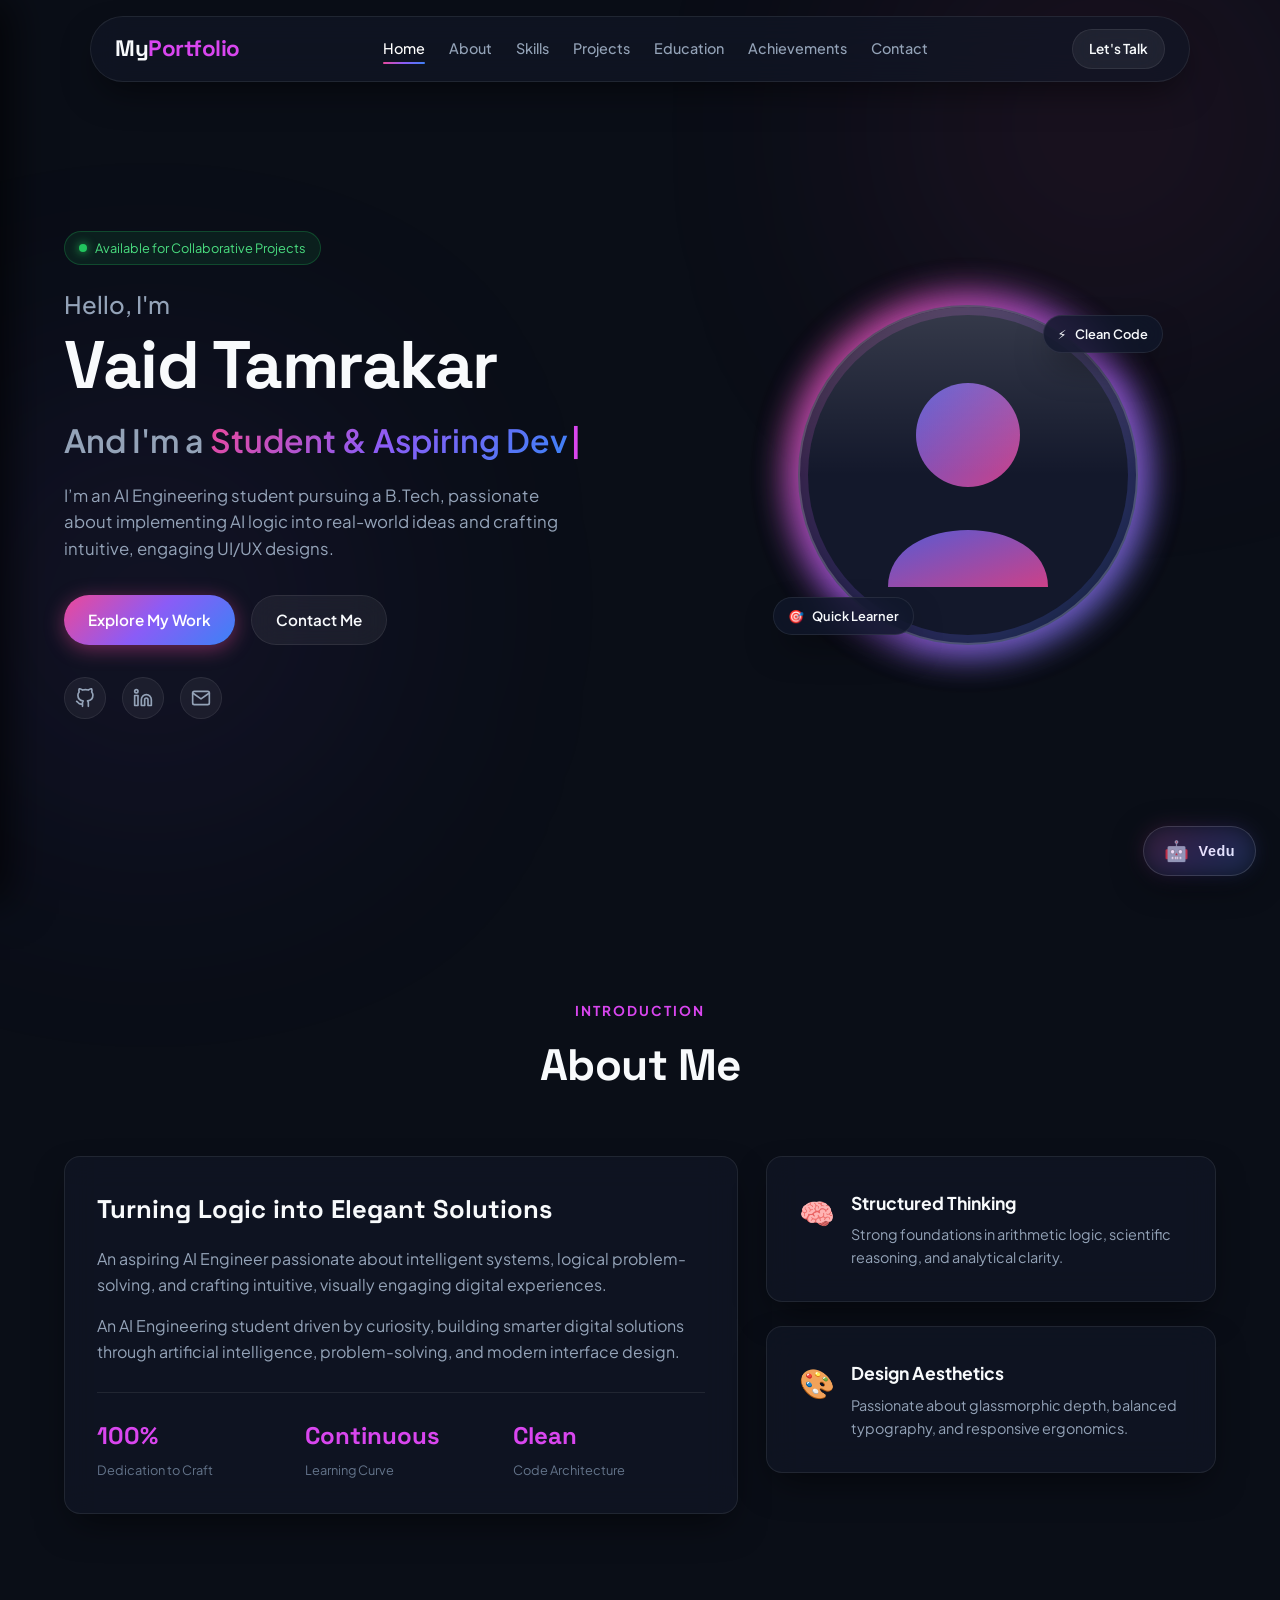
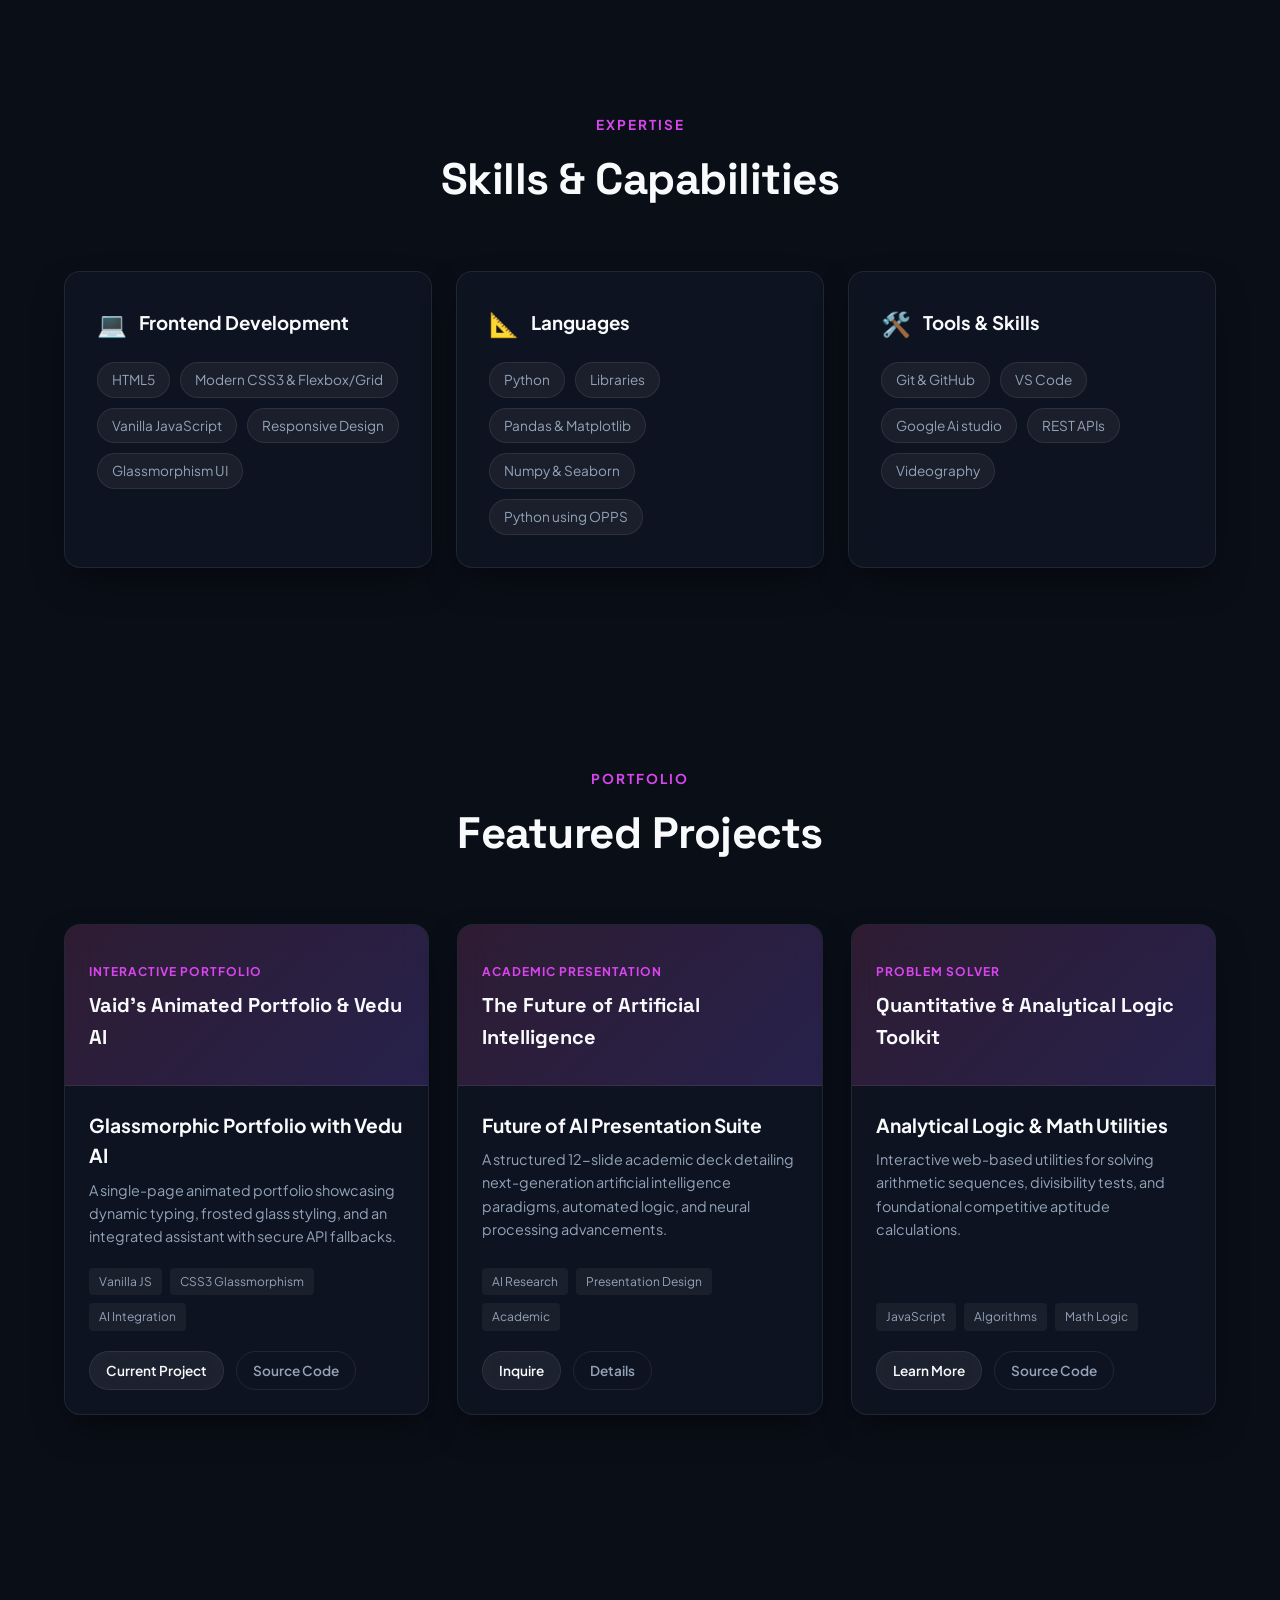
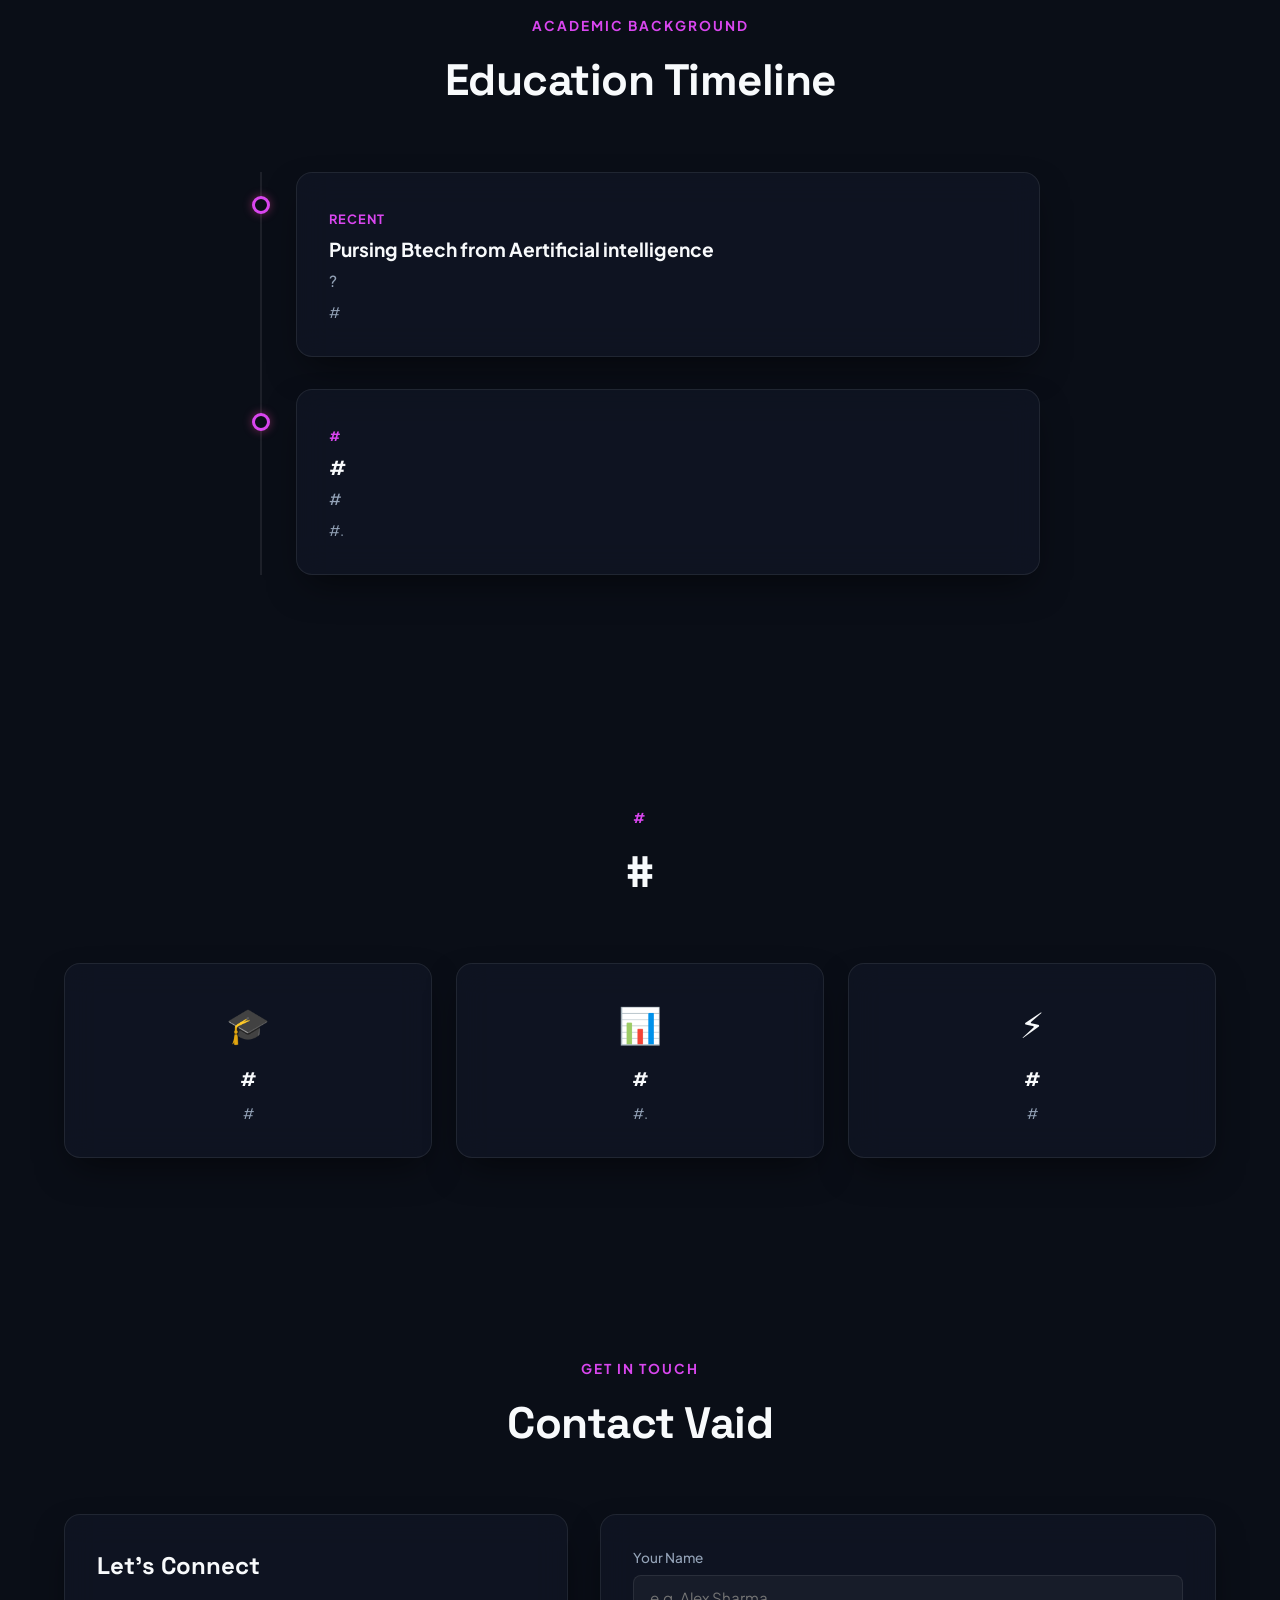
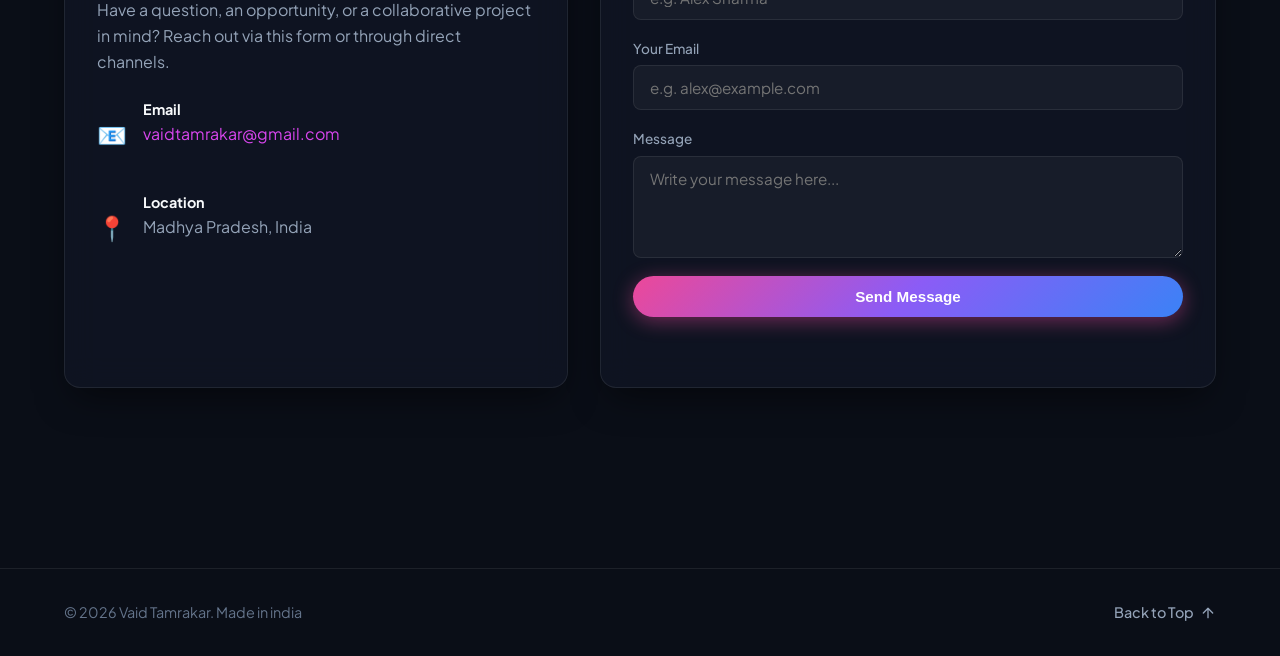
<file: index.html>
<!DOCTYPE html>
<html lang="en">
<head>
  <meta charset="UTF-8">
  <meta name="viewport" content="width=device-width, initial-scale=1.0">
  <meta name="description" content="Portfolio of Vaid Tamrakar - Student, Problem Solver, and Aspiring Developer.">
  <title>Vaid Tamrakar | Portfolio</title>
  <link rel="preconnect" href="https://fonts.googleapis.com">
  <link rel="preconnect" href="https://fonts.gstatic.com" crossorigin>
  <link href="https://fonts.googleapis.com/css2?family=Plus+Jakarta+Sans:wght@300;400;500;600;700;800&family=Space+Grotesk:wght@500;700&display=swap" rel="stylesheet">
  <link rel="stylesheet" href="style.css">
</head>
<body>
  <!-- Ambient background glow elements -->
  <div class="ambient-glow glow-top" aria-hidden="true"></div>
  <div class="ambient-glow glow-bottom" aria-hidden="true"></div>

  <!-- Mobile Glass Drawer Overlay -->
  <div class="drawer-backdrop" id="drawerBackdrop" aria-hidden="true"></div>

  <!-- Left-side Glass Navigation Drawer -->
  <aside class="glass-drawer" id="glassDrawer" aria-label="Mobile Navigation" aria-hidden="true">
    <div class="drawer-header">
      <a href="#home" class="drawer-logo">Vaid<span>.</span></a>
      <button class="icon-btn close-btn" id="drawerCloseBtn" aria-label="Close menu">
        <svg width="24" height="24" viewBox="0 0 24 24" fill="none" stroke="currentColor" stroke-width="2" stroke-linecap="round" stroke-linejoin="round"><line x1="18" y1="6" x2="6" y2="18"></line><line x1="6" y1="6" x2="18" y2="18"></line></svg>
      </button>
    </div>
    <nav class="drawer-nav">
      <a href="#home" class="drawer-link active">Home</a>
      <a href="#about" class="drawer-link">About</a>
      <a href="#skills" class="drawer-link">Skills</a>
      <a href="#projects" class="drawer-link">Projects</a>
      <a href="#education" class="drawer-link">Education</a>
      <a href="#achievements" class="drawer-link">Achievements</a>
      <a href="#contact" class="drawer-link">Contact</a>
    </nav>
    <div class="drawer-footer">
      <p class="drawer-badge">Available for opportunities</p>
    </div>
  </aside>

  <!-- Floating Glass Navigation Bar -->
  <header class="glass-navbar-wrapper">
    <nav class="glass-navbar" aria-label="Main Navigation">
      <a href="#home" class="nav-logo">My<span>Portfolio</span></a>
      <div class="nav-links">
        <a href="#home" class="nav-link active">Home</a>
        <a href="#about" class="nav-link">About</a>
        <a href="#skills" class="nav-link">Skills</a>
        <a href="#projects" class="nav-link">Projects</a>
        <a href="#education" class="nav-link">Education</a>
        <a href="#achievements" class="nav-link">Achievements</a>
        <a href="#contact" class="nav-link">Contact</a>
      </div>
      <div class="nav-actions">
        <a href="#contact" class="btn btn-sm btn-glass nav-cta">Let's Talk</a>
        <button class="icon-btn mobile-menu-toggle" id="drawerOpenBtn" aria-label="Open menu" aria-expanded="false" aria-controls="glassDrawer">
          <svg width="24" height="24" viewBox="0 0 24 24" fill="none" stroke="currentColor" stroke-width="2" stroke-linecap="round" stroke-linejoin="round"><line x1="3" y1="12" x2="21" y2="12"></line><line x1="3" y1="6" x2="21" y2="6"></line><line x1="3" y1="18" x2="21" y2="18"></line></svg>
        </button>
      </div>
    </nav>
  </header>

  <main>
    <!-- 1. Hero Section -->
    <section class="hero-section" id="home">
      <div class="container hero-container">
        <!-- Hero Left Content -->
        <div class="hero-content">
          <div class="status-pill">
            <span class="status-dot"></span>
            <span>Available for Collaborative Projects</span>
          </div>
          <p class="hero-greeting">Hello, I'm</p>
          <h1 class="hero-title">Vaid Tamrakar</h1>
          <h2 class="hero-subtitle">
            And I'm a <span class="typewriter-text" id="typewriterText"></span><span class="cursor" aria-hidden="true">|</span>
          </h2>
          <p class="hero-desc">
            I’m an AI Engineering student pursuing a B.Tech, passionate about implementing AI logic into real-world ideas and crafting intuitive, engaging UI/UX designs.
          </p>
          <div class="hero-cta-group">
            <a href="#projects" class="btn btn-primary">Explore My Work</a>
            <a href="#contact" class="btn btn-glass">Contact Me</a>
          </div>
          <div class="hero-social-links">
            <a href="https://github.com" target="_blank" rel="noopener noreferrer" class="social-icon" aria-label="GitHub Profile">
              <svg width="20" height="20" viewBox="0 0 24 24" fill="none" stroke="currentColor" stroke-width="2" stroke-linecap="round" stroke-linejoin="round"><path d="M9 19c-5 1.5-5-2.5-7-3m14 6v-3.87a3.37 3.37 0 0 0-.94-2.61c3.14-.35 6.44-1.54 6.44-7A5.44 5.44 0 0 0 20 4.77 5.07 5.07 0 0 0 19.91 1S18.73.65 16 2.48a13.38 13.38 0 0 0-7 0C6.27.65 5.09 1 5.09 1A5.07 5.07 0 0 0 5 4.77a5.44 5.44 0 0 0-1.5 3.78c0 5.42 3.3 6.61 6.44 7A3.37 3.37 0 0 0 9 18.13V22"></path></svg>
            </a>
            <a href="https://linkedin.com" target="_blank" rel="noopener noreferrer" class="social-icon" aria-label="LinkedIn Profile">
              <svg width="20" height="20" viewBox="0 0 24 24" fill="none" stroke="currentColor" stroke-width="2" stroke-linecap="round" stroke-linejoin="round"><path d="M16 8a6 6 0 0 1 6 6v7h-4v-7a2 2 0 0 0-2-2 2 2 0 0 0-2 2v7h-4v-7a6 6 0 0 1 6-6z"></path><rect x="2" y="9" width="4" height="12"></rect><circle cx="4" cy="4" r="2"></circle></svg>
            </a>
            <a href="mailto:vaidtamrakar@example.com" class="social-icon" aria-label="Email Me">
              <svg width="20" height="20" viewBox="0 0 24 24" fill="none" stroke="currentColor" stroke-width="2" stroke-linecap="round" stroke-linejoin="round"><path d="M4 4h16c1.1 0 2 .9 2 2v12c0 1.1-.9 2-2 2H4c-1.1 0-2-.9-2-2V6c0-1.1.9-2 2-2z"></path><polyline points="22,6 12,13 2,6"></polyline></svg>
            </a>
          </div>
        </div>

        <!-- Hero Right: Glowing Animated Portrait Frame -->
        <div class="hero-visual">
          <div class="portrait-stage">
            <div class="neon-glow-ring" aria-hidden="true"></div>
            <div class="portrait-glass-card">
              <!-- Replace profile-placeholder.svg with your image (e.g., photo.jpg) -->
              <img src="data:image/svg+xml,%3Csvg xmlns='http://www.w3.org/2000/svg' viewBox='0 0 400 400'%3E%3Cdefs%3E%3ClinearGradient id='g' x1='0%25' y1='0%25' x2='100%25' y2='100%25'%3E%3Cstop offset='0%25' stop-color='%236366f1'/%3E%3Cstop offset='100%25' stop-color='%23ec4899'/%3E%3C/linearGradient%3E%3C/defs%3E%3Crect width='400' height='400' fill='%2313182b'/%3E%3Ccircle cx='200' cy='150' r='65' fill='url(%23g)' opacity='0.85'/%3E%3Cpath d='M100 340 C100 245, 300 245, 300 340 Z' fill='url(%23g)' opacity='0.85'/%3E%3C/svg%3E" 
                   alt="Vaid Tamrakar portrait" 
                   class="portrait-img" 
                   id="portraitImg"
                   loading="eager" />
              <div class="portrait-glass-reflection" aria-hidden="true"></div>
            </div>
            <!-- Floating Quick Badges -->
            <div class="floating-badge badge-top-right">
              <span class="badge-icon">⚡</span>
              <span>Clean Code</span>
            </div>
            <div class="floating-badge badge-bottom-left">
              <span class="badge-icon">🎯</span>
              <span>Quick Learner</span>
            </div>
          </div>
        </div>
      </div>
    </section>

    <!-- 2. About Me Section -->
    <section class="section-padding reveal-on-scroll" id="about">
      <div class="container">
        <div class="section-header">
          <p class="section-tag">Introduction</p>
          <h2 class="section-title">About Me</h2>
        </div>
        <div class="about-grid">
          <div class="glass-card about-main-card">
            <h3>Turning Logic into Elegant Solutions</h3>
            <p>
              An aspiring AI Engineer passionate about intelligent systems, logical problem-solving, and crafting intuitive, visually engaging digital experiences. 
            </p>
            <p>
              An AI Engineering student driven by curiosity, building smarter digital solutions through artificial intelligence, problem-solving, and modern interface design.
            </p>
            <div class="about-metrics">
              <div class="metric-item">
                <span class="metric-number">100%</span>
                <span class="metric-label">Dedication to Craft</span>
              </div>
              <div class="metric-item">
                <span class="metric-number">Continuous</span>
                <span class="metric-label">Learning Curve</span>
              </div>
              <div class="metric-item">
                <span class="metric-number">Clean</span>
                <span class="metric-label">Code Architecture</span>
              </div>
            </div>
          </div>
          <div class="about-side-stack">
            <div class="glass-card feature-mini-card">
              <div class="card-icon">🧠</div>
              <div>
                <h4>Structured Thinking</h4>
                <p>Strong foundations in arithmetic logic, scientific reasoning, and analytical clarity.</p>
              </div>
            </div>
            <div class="glass-card feature-mini-card">
              <div class="card-icon">🎨</div>
              <div>
                <h4>Design Aesthetics</h4>
                <p>Passionate about glassmorphic depth, balanced typography, and responsive ergonomics.</p>
              </div>
            </div>
          </div>
        </div>
      </div>
    </section>

    <!-- 3. Skills Section -->
    <section class="section-padding reveal-on-scroll" id="skills">
      <div class="container">
        <div class="section-header">
          <p class="section-tag">Expertise</p>
          <h2 class="section-title">Skills & Capabilities</h2>
        </div>
        <div class="skills-grid">
          <div class="glass-card skill-card">
            <div class="skill-header">
              <div class="skill-category-icon">💻</div>
              <h3>Frontend Development</h3>
            </div>
            <ul class="skill-pills">
              <li>HTML5 </li>
              <li>Modern CSS3 & Flexbox/Grid</li>
              <li>Vanilla JavaScript </li>
              <li>Responsive Design</li>
              <li>Glassmorphism UI</li>
            </ul>
          </div>
          <div class="glass-card skill-card">
            <div class="skill-header">
              <div class="skill-category-icon">📐</div>
              <h3>Languages</h3>
            </div>
            <ul class="skill-pills">
              <li>Python </li>
              <li>Libraries </li>
              <li>Pandas & Matplotlib</li>
              <li>Numpy & Seaborn</li>
              <li>Python using OPPS</li>
            </ul>
          </div>
          <div class="glass-card skill-card">
            <div class="skill-header">
              <div class="skill-category-icon">🛠️</div>
              <h3>Tools & Skills</h3>
            </div>
            <ul class="skill-pills">
              <li>Git & GitHub</li>
              <li>VS Code</li>
              <li>Google Ai studio</li>
              <li>REST APIs</li>
              <li>Videography</li>
            </ul>
          </div>
        </div>
      </div>
    </section>

    <!-- 4. Projects Section -->
    <section class="section-padding reveal-on-scroll" id="projects">
      <div class="container">
        <div class="section-header">
          <p class="section-tag">Portfolio</p>
          <h2 class="section-title">Featured Projects</h2>
        </div>
        <div class="projects-grid">
          <!-- Project 1 -->
          <article class="glass-card project-card">
            <div class="project-preview">
              <div class="preview-mockup">
                <span class="preview-tag">Interactive Portfolio</span>
                <h4>Vaid's Animated Portfolio & Vedu AI</h4>
              </div>
            </div>
            <div class="project-body">
              <h3 class="project-title">Glassmorphic Portfolio with Vedu AI</h3>
              <p class="project-desc">
                A single-page animated portfolio showcasing dynamic typing, frosted glass styling, and an integrated assistant with secure API fallbacks.
              </p>
              <div class="project-tags">
                <span>Vanilla JS</span>
                <span>CSS3 Glassmorphism</span>
                <span>AI Integration</span>
              </div>
              <div class="project-links">
                <a href="#home" class="btn btn-sm btn-glass">Current Project</a>
                <a href="https://github.com" target="_blank" rel="noopener noreferrer" class="btn btn-sm btn-ghost">Source Code</a>
              </div>
            </div>
          </article>

          <!-- Project 2 -->
          <article class="glass-card project-card">
            <div class="project-preview">
              <div class="preview-mockup">
                <span class="preview-tag">Academic Presentation</span>
                <h4>The Future of Artificial Intelligence</h4>
              </div>
            </div>
            <div class="project-body">
              <h3 class="project-title">Future of AI Presentation Suite</h3>
              <p class="project-desc">
                A structured 12-slide academic deck detailing next-generation artificial intelligence paradigms, automated logic, and neural processing advancements.
              </p>
              <div class="project-tags">
                <span>AI Research</span>
                <span>Presentation Design</span>
                <span>Academic</span>
              </div>
              <div class="project-links">
                <a href="#contact" class="btn btn-sm btn-glass">Inquire</a>
                <a href="https://github.com" target="_blank" rel="noopener noreferrer" class="btn btn-sm btn-ghost">Details</a>
              </div>
            </div>
          </article>

          <!-- Project 3 -->
          <article class="glass-card project-card">
            <div class="project-preview">
              <div class="preview-mockup">
                <span class="preview-tag">Problem Solver</span>
                <h4>Quantitative & Analytical Logic Toolkit</h4>
              </div>
            </div>
            <div class="project-body">
              <h3 class="project-title">Analytical Logic & Math Utilities</h3>
              <p class="project-desc">
                Interactive web-based utilities for solving arithmetic sequences, divisibility tests, and foundational competitive aptitude calculations.
              </p>
              <div class="project-tags">
                <span>JavaScript</span>
                <span>Algorithms</span>
                <span>Math Logic</span>
              </div>
              <div class="project-links">
                <a href="#contact" class="btn btn-sm btn-glass">Learn More</a>
                <a href="https://github.com" target="_blank" rel="noopener noreferrer" class="btn btn-sm btn-ghost">Source Code</a>
              </div>
            </div>
          </article>
        </div>
      </div>
    </section>

    <!-- 5. Education Section -->
    <section class="section-padding reveal-on-scroll" id="education">
      <div class="container">
        <div class="section-header">
          <p class="section-tag">Academic Background</p>
          <h2 class="section-title">Education Timeline</h2>
        </div>
        <div class="timeline">
          <div class="timeline-item">
            <div class="timeline-dot"></div>
            <div class="glass-card timeline-card">
              <span class="timeline-period">Recent</span>
              <h3 class="timeline-degree">Pursing Btech from Aertificial intelligence</h3>
              <p class="timeline-institution">?</p>
              <p class="timeline-details">
                #
              </p>
            </div>
          </div>
          <div class="timeline-item">
            <div class="timeline-dot"></div>
            <div class="glass-card timeline-card">
              <span class="timeline-period">#</span>
              <h3 class="timeline-degree">#</h3>
              <p class="timeline-institution">#</p>
              <p class="timeline-details">
                #.
              </p>
            </div>
          </div>
        </div>
      </div>
    </section>

    <!-- 6. Achievements Section -->
    <section class="section-padding reveal-on-scroll" id="achievements">
      <div class="container">
        <div class="section-header">
          <p class="section-tag">#</p>
          <h2 class="section-title">#</h2>
        </div>
        <div class="achievements-grid">
          <div class="glass-card achievement-card">
            <div class="achievement-icon">🎓</div>
            <h3>#</h3>
            <p>#</p>
          </div>
          <div class="glass-card achievement-card">
            <div class="achievement-icon">📊</div>
            <h3>#</h3>
            <p>#.</p>
          </div>
          <div class="glass-card achievement-card">
            <div class="achievement-icon">⚡</div>
            <h3>#</h3>
            <p>#</p>
          </div>
        </div>
      </div>
    </section>

    <!-- 7. Contact Section -->
    <section class="section-padding reveal-on-scroll" id="contact">
      <div class="container">
        <div class="section-header">
          <p class="section-tag">Get In Touch</p>
          <h2 class="section-title">Contact Vaid</h2>
        </div>
        <div class="contact-grid">
          <div class="glass-card contact-info-card">
            <h3>Let's Connect</h3>
            <p>
              Have a question, an opportunity, or a collaborative project in mind? Reach out via this form or through direct channels.
            </p>
            <div class="contact-details">
              <div class="contact-row">
                <span class="contact-icon">📧</span>
                <div>
                  <strong>Email</strong>
                  <p><a href="mailto:vaidtamrakar@example.com">vaidtamrakar@gmail.com</a></p>
                </div>
              </div>
              <div class="contact-row">
                <span class="contact-icon">📍</span>
                <div>
                  <strong>Location</strong>
                  <p>Madhya Pradesh, India</p>
                </div>
              </div>
            </div>
          </div>

          <form class="glass-card contact-form" id="contactForm">
            <div class="form-group">
              <label for="userName">Your Name</label>
              <input type="text" id="userName" name="name" placeholder="e.g. Alex Sharma" required autocomplete="name">
            </div>
            <div class="form-group">
              <label for="userEmail">Your Email</label>
              <input type="email" id="userEmail" name="email" placeholder="e.g. alex@example.com" required autocomplete="email">
            </div>
            <div class="form-group">
              <label for="userMessage">Message</label>
              <textarea id="userMessage" name="message" rows="4" placeholder="Write your message here..." required></textarea>
            </div>
            <button type="submit" class="btn btn-primary btn-block">Send Message</button>
            <p class="form-status" id="formStatus" role="status" aria-live="polite"></p>
          </form>
        </div>
      </div>
    </section>
  </main>

  <!-- 8. Footer -->
  <footer class="glass-footer">
    <div class="container footer-container">
      <p>&copy; 2026 Vaid Tamrakar. Made in india</p>
      <a href="#home" class="back-to-top" aria-label="Back to top">
        <span>Back to Top</span>
        <svg width="16" height="16" viewBox="0 0 24 24" fill="none" stroke="currentColor" stroke-width="2" stroke-linecap="round" stroke-linejoin="round"><line x1="12" y1="19" x2="12" y2="5"></line><polyline points="5 12 12 5 19 12"></polyline></svg>
      </a>
    </div>
  </footer>

  <!-- 9. Live AI Chatbot: Vedu Floating Widget -->
  <div class="chat-widget-wrapper" id="chatWidgetWrapper">
    <!-- Floating Trigger Button -->
    <button class="chat-trigger-btn" id="chatTriggerBtn" aria-label="Chat with Vedu AI" aria-expanded="false" aria-controls="chatWindow">
      <span class="chat-trigger-glow" aria-hidden="true"></span>
      <span class="chat-trigger-icon">🤖</span>
      <span class="chat-trigger-badge">Vedu</span>
    </button>

    <!-- Glassmorphic Chat Window -->
    <section class="glass-chat-window" id="chatWindow" aria-label="Vedu AI Assistant" aria-hidden="true">
      <header class="chat-header">
        <div class="chat-identity">
          <div class="chat-avatar">
            <span>V</span>
            <span class="online-indicator" aria-label="Online"></span>
          </div>
          <div>
            <h3 class="chat-name">Vedu</h3>
            <p class="chat-sub">Vaid's Portfolio Assistant</p>
          </div>
        </div>
        <button class="icon-btn chat-close-btn" id="chatCloseBtn" aria-label="Minimize Chat">
          <svg width="18" height="18" viewBox="0 0 24 24" fill="none" stroke="currentColor" stroke-width="2" stroke-linecap="round" stroke-linejoin="round"><line x1="18" y1="6" x2="6" y2="18"></line><line x1="6" y1="6" x2="18" y2="18"></line></svg>
        </button>
      </header>

      <!-- Message History Container -->
      <div class="chat-messages" id="chatMessages" role="log" aria-live="polite">
        <!-- Messages will be appended here dynamically -->
      </div>

      <!-- Quick Suggestion Chips -->
      <div class="chat-quick-chips" id="quickChips">
        <button type="button" class="chip-btn" data-query="Who is Vaid?">Who is Vaid?</button>
        <button type="button" class="chip-btn" data-query="What are Vaid's skills?">What are his skills?</button>
        <button type="button" class="chip-btn" data-query="Show me Vaid's projects">Show projects</button>
        <button type="button" class="chip-btn" data-query="How can I contact Vaid?">How to contact?</button>
      </div>

      <!-- Message Input Form -->
      <form class="chat-input-form" id="chatInputForm">
        <input type="text" id="chatInput" placeholder="Ask Vedu anything about Vaid..." autocomplete="off" maxlength="250" aria-label="Message to Vedu">
        <button type="submit" class="chat-send-btn" id="chatSendBtn" aria-label="Send message">
          <svg width="18" height="18" viewBox="0 0 24 24" fill="none" stroke="currentColor" stroke-width="2" stroke-linecap="round" stroke-linejoin="round"><line x1="22" y1="2" x2="11" y2="13"></line><polygon points="22 2 15 22 11 13 2 9 22 2"></polygon></svg>
        </button>
      </form>
    </section>
  </div>

  <script src="script.js"></script>
</body>
</html>
</file>
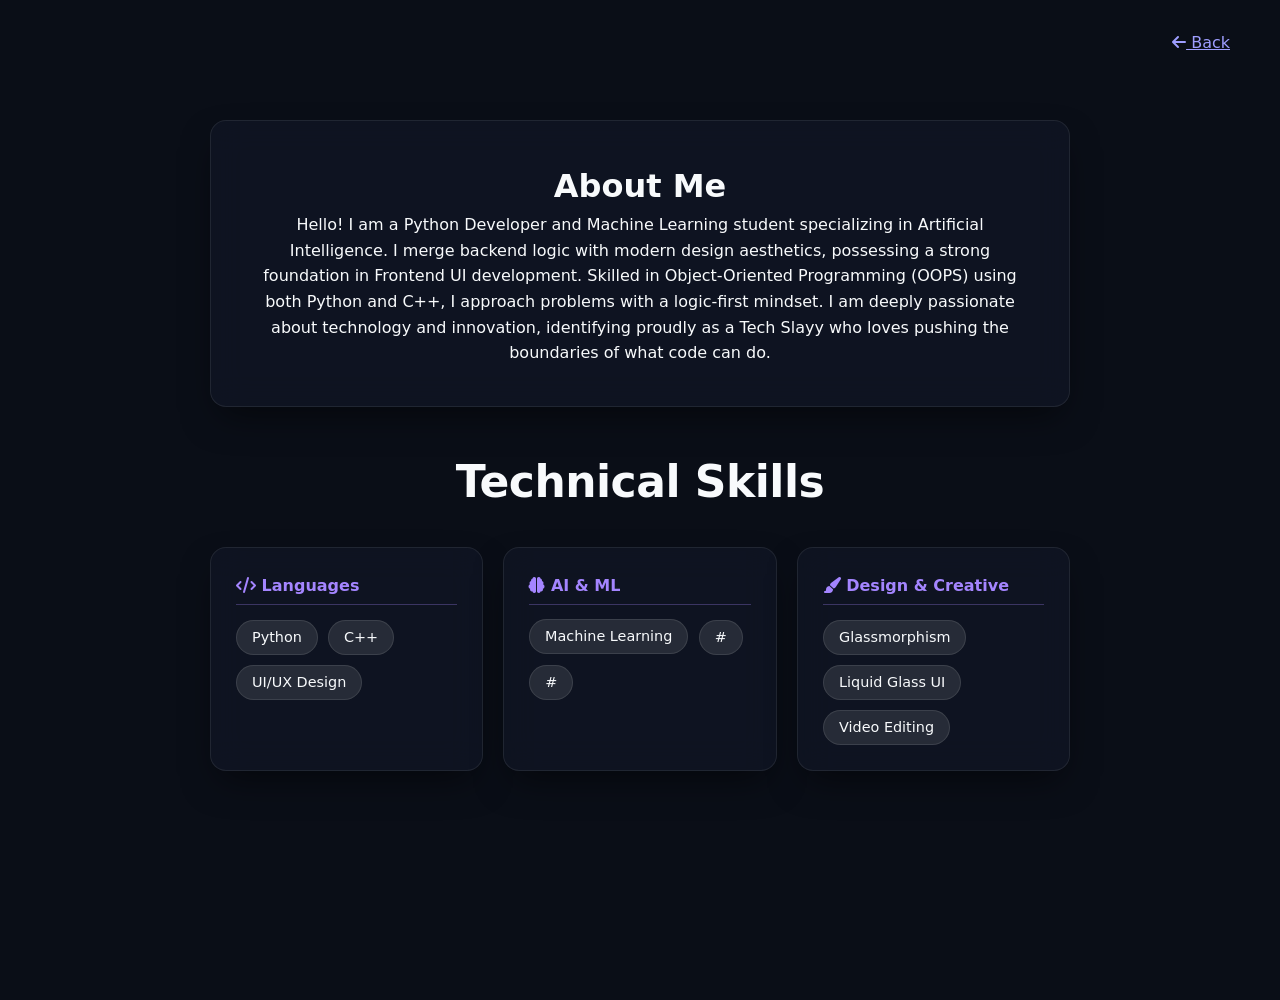
<file: about.html>
<!DOCTYPE html>
<html lang="en">
<head>
    <meta charset="UTF-8">
    <meta name="viewport" content="width=device-width, initial-scale=1.0">
    <title>About Me | Vaid Tamrakar</title>
    <link rel="stylesheet" href="style.css">
    <link rel="stylesheet" href="https://cdnjs.cloudflare.com/ajax/libs/font-awesome/6.0.0/css/all.min.css">
    <style>
        .back-nav {
            position: fixed;
            top: 30px;
            right: 50px;
            z-index: 1000;
        }

        .about-container {
            max-width: 900px;
            margin: 100px auto;
            padding: 20px;
            text-align: center;
        }

        .profile-info {
            padding: 40px;
            margin-bottom: 40px;
        }

        .skills-section {
            display: grid;
            grid-template-columns: repeat(auto-fit, minmax(250px, 1fr));
            gap: 20px;
            margin-top: 30px;
        }

        .skill-category {
            padding: 25px;
            text-align: left;
        }

        .skill-category h4 {
            color: #a485ff;
            margin-bottom: 15px;
            border-bottom: 1px solid rgba(164, 133, 255, 0.3);
            padding-bottom: 5px;
        }

        .skill-list {
            list-style: none;
            display: flex;
            flex-wrap: wrap;
            gap: 10px;
        }

        .skill-item {
            background: rgba(255, 255, 255, 0.1);
            padding: 5px 15px;
            border-radius: 20px;
            font-size: 0.9rem;
            border: 1px solid rgba(255, 255, 255, 0.1);
        }
    </style>
</head>
<body>

    <div class="back-nav">
        <a href="index.html" class="glass-btn"><i class="fas fa-arrow-left"></i> Back</a>
    </div>

    <div class="about-container">
        <div class="profile-info glass-card">
            <h1 class="headline"><span class="glass-text">About Me</span></h1>
            <p class="about-text">
                Hello! I am a <span class="highlight">Python Developer</span> and <span class="highlight">Machine Learning student</span> specializing in Artificial Intelligence. I merge backend logic with modern design aesthetics, possessing a strong foundation in <span class="highlight">Frontend UI development.</span>
                Skilled in Object-Oriented Programming (OOPS) using both Python and C++, I approach problems with a logic-first mindset. I am deeply passionate about technology and innovation, identifying proudly as a <span class="highlight">Tech Slayy</span> who loves pushing the boundaries of what code can do.
            </p>
        </div>

        <h2 class="section-title">Technical Skills</h2>
        <div class="skills-section">
            
            <div class="skill-category glass-card">
                <h4><i class="fas fa-code"></i> Languages</h4>
                <div class="skill-list">
                    <span class="skill-item">Python</span>
                    <span class="skill-item">C++</span>
                    <span class="skill-item">UI/UX Design</span>
                </div>
            </div>

            <div class="skill-category glass-card">
                <h4><i class="fas fa-brain"></i> AI & ML</h4>
                <div class="skill-list">
                    <span class="skill-item">Machine Learning</span>
                    <span class="skill-item">#</span>
                    <span class="skill-item">#</span>
                </div>
            </div>

            <div class="skill-category glass-card">
                <h4><i class="fas fa-paint-brush"></i> Design & Creative</h4>
                <div class="skill-list">
                    <span class="skill-item">Glassmorphism</span>
                    <span class="skill-item">Liquid Glass UI</span>
                    <span class="skill-item">Video Editing</span>
                </div>
            </div>

        </div>
    </div>

    <script src="script.js"></script>
</body>
</html>
</file>
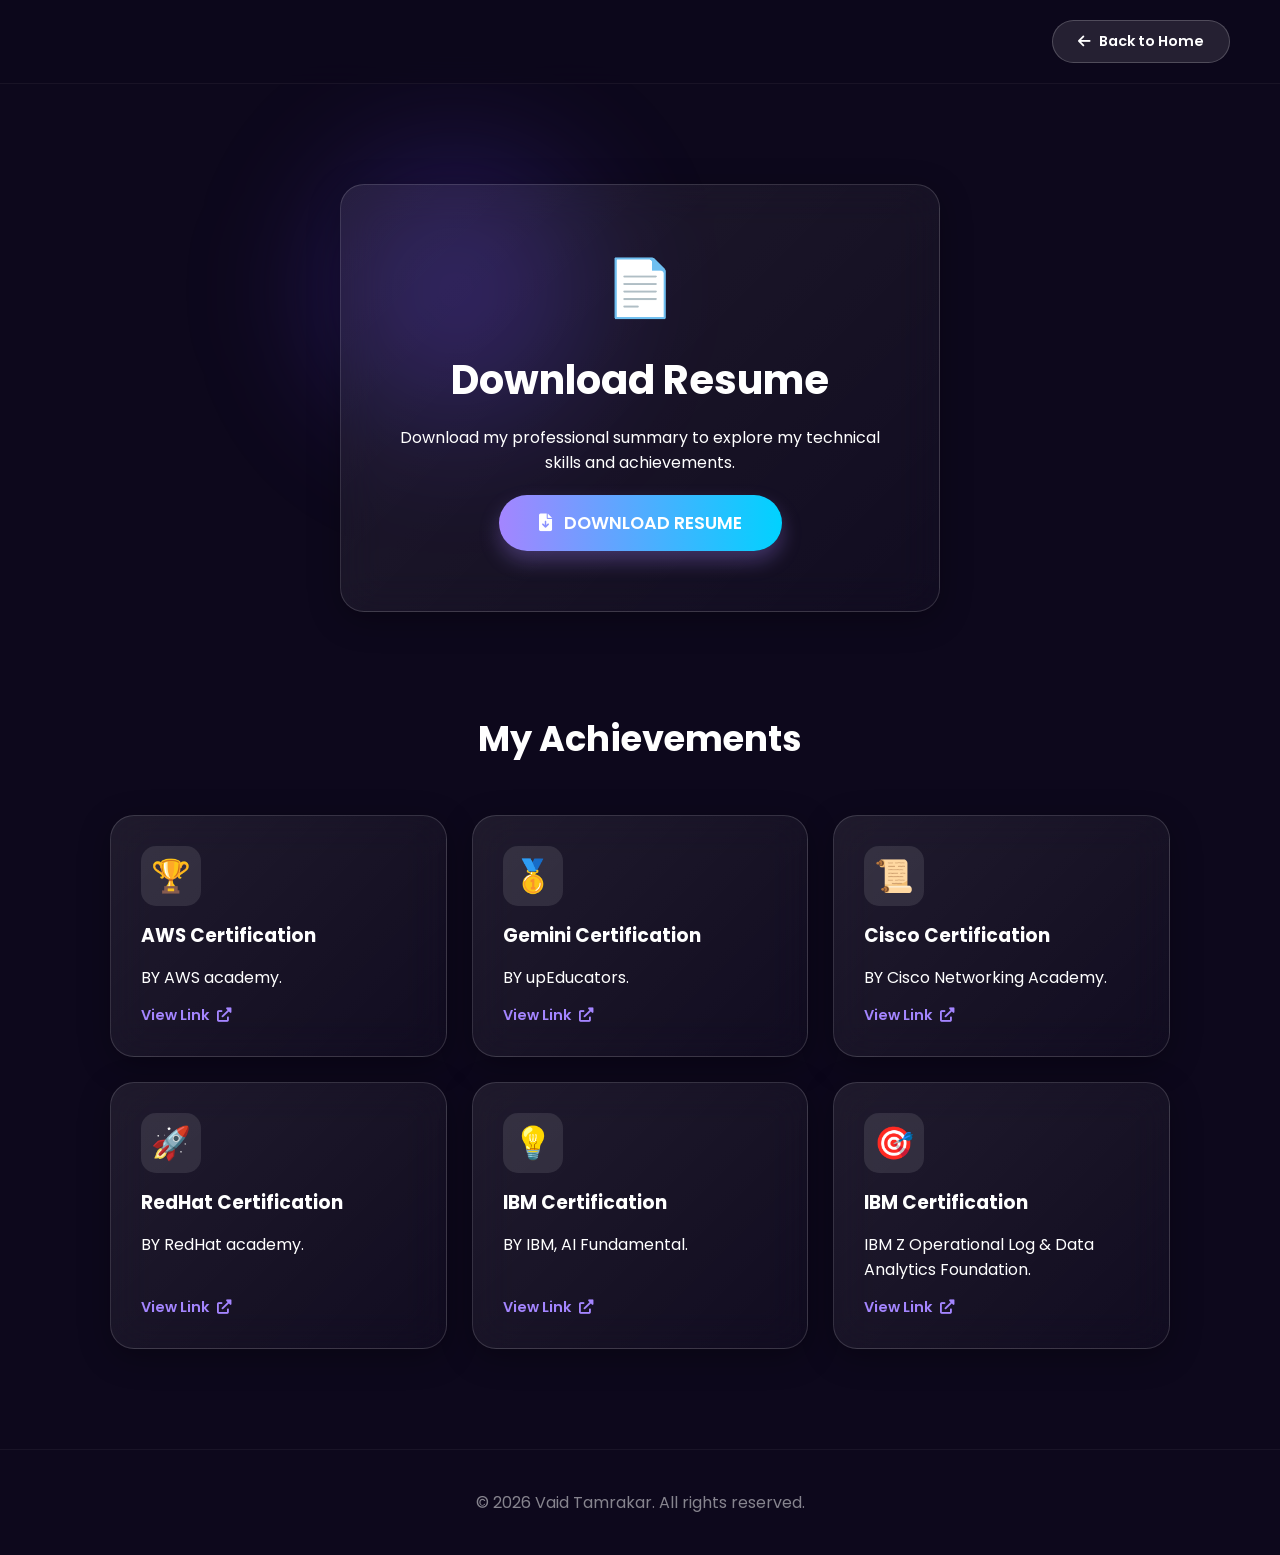
<file: cv.html>
<!DOCTYPE html>
<html lang="en">
<head>
    <meta charset="UTF-8">
    <meta name="viewport" content="width=device-width, initial-scale=1.0">
    <title>CV & Achievements | Vaid Tamrakar</title>
    
    <link rel="stylesheet" href="https://cdnjs.cloudflare.com/ajax/libs/font-awesome/6.0.0/css/all.min.css">
    <link href="https://fonts.googleapis.com/css2?family=Poppins:wght@300;400;600;700&family=Qwitcher+Grypen:wght@700&display=swap" rel="stylesheet">

    <style>
        * {
            margin: 0;
            padding: 0;
            box-sizing: border-box;
            font-family: 'Poppins', sans-serif;
        }

        body {
            background-color: #0d081c; 
            color: #ffffff;
            overflow-x: hidden;
            min-height: 100vh;
        }

        /* Background Liquid Blur Effects */
        body::before {
            content: '';
            position: fixed;
            top: 10%;
            left: 20%;
            width: 400px;
            height: 400px;
            background: radial-gradient(circle, rgba(88, 56, 219, 0.4) 0%, rgba(0,0,0,0) 70%);
            z-index: -1;
            filter: blur(50px);
        }

        /* Navbar - Simplified with only Back Button */
        .glass-nav {
            display: flex;
            justify-content: space-between;
            align-items: center;
            padding: 20px 50px;
            position: sticky;
            top: 0;
            z-index: 100;
            background: rgba(13, 8, 28, 0.7);
            backdrop-filter: blur(15px);
            border-bottom: 1px solid rgba(255, 255, 255, 0.05);
        }

        .logo {
            font-family: 'Qwitcher Grypen', cursive;
            font-size: 2.5rem;
            color: #fff;
            text-decoration: none;
        }

        .back-btn {
            text-decoration: none;
            color: #fff;
            font-weight: 600;
            font-size: 0.9rem;
            background: rgba(255, 255, 255, 0.1);
            padding: 10px 25px;
            border-radius: 30px;
            border: 1px solid rgba(255, 255, 255, 0.2);
            transition: all 0.3s ease;
            display: flex;
            align-items: center;
            gap: 8px;
        }

        .back-btn:hover {
            background: rgba(164, 133, 255, 0.2);
            transform: translateX(-5px);
            border-color: #a485ff;
        }

        /* Liquid Glass Card Style */
        .glass-card {
            background: linear-gradient(135deg, rgba(255, 255, 255, 0.08), rgba(255, 255, 255, 0.02));
            backdrop-filter: blur(20px);
            -webkit-backdrop-filter: blur(20px);
            border: 1px solid rgba(255, 255, 255, 0.15);
            box-shadow: 0 8px 32px 0 rgba(0, 0, 0, 0.3);
            border-radius: 24px;
            transition: transform 0.3s ease;
        }

        /* CV Download Section (Centered) */
        .cv-hero {
            display: flex;
            justify-content: center;
            align-items: center;
            padding: 100px 20px 60px;
            text-align: center;
        }

        .download-card {
            padding: 60px 40px;
            max-width: 600px;
            width: 100%;
        }

        .cv-icon {
            font-size: 3.5rem;
            margin-bottom: 20px;
            display: block;
        }

        .download-card h1 {
            font-size: 2.5rem;
            margin-bottom: 15px;
        }

        .main-download-btn {
            display: inline-flex;
            align-items: center;
            gap: 12px;
            padding: 15px 40px;
            background: linear-gradient(90deg, #a485ff, #00d2ff);
            color: white;
            text-decoration: none;
            border-radius: 50px;
            font-weight: 600;
            font-size: 1.1rem;
            transition: all 0.3s ease;
            box-shadow: 0 10px 20px rgba(164, 133, 255, 0.3);
            margin-top: 20px;
        }

        .main-download-btn:hover {
            transform: translateY(-5px);
            box-shadow: 0 15px 30px rgba(164, 133, 255, 0.5);
        }

        /* Achievements Grid */
        .achievements-section {
            max-width: 1100px;
            margin: 0 auto;
            padding: 40px 20px 100px;
        }

        .section-title {
            text-align: center;
            font-size: 2.2rem;
            margin-bottom: 50px;
        }

        .achievements-grid {
            display: grid;
            grid-template-columns: repeat(auto-fit, minmax(320px, 1fr));
            gap: 25px;
        }

        .cert-card {
            padding: 30px;
            display: flex;
            flex-direction: column;
            gap: 15px;
        }

        .cert-card:hover {
            transform: translateY(-10px);
        }

        .cert-icon {
            font-size: 2rem;
            background: rgba(255, 255, 255, 0.1);
            width: 60px;
            height: 60px;
            display: flex;
            align-items: center;
            justify-content: center;
            border-radius: 15px;
        }

        .cert-btn {
            margin-top: auto;
            text-decoration: none;
            color: #a485ff;
            font-weight: 600;
            font-size: 0.9rem;
            display: flex;
            align-items: center;
            gap: 8px;
        }

        footer {
            padding: 40px;
            text-align: center;
            border-top: 1px solid rgba(255,255,255,0.05);
            color: rgba(255,255,255,0.5);
        }
    </style>
</head>
<body>

    <nav class="glass-nav">
        <a href="index.html" class="logo"></a>
        <a href="index.html" class="back-btn">
            <i class="fas fa-arrow-left"></i> Back to Home
        </a>
    </nav>

    <section class="cv-hero">
        <div class="glass-card download-card">
            <span class="cv-icon">📄</span>
            <h1>Download Resume</h1>
            <p>Download my professional summary to explore my technical skills and achievements.</p>
            
            <a href="https://drive.google.com/file/d/1pkKiboq7AfHuE2mqvTNF3BiLRkXp3xBT/view?usp=drivesdk" target="_blank" download class="main-download-btn">
                <i class="fas fa-file-download"></i> DOWNLOAD RESUME
            </a>
        </div>
    </section>

    <section class="achievements-section">
        <h2 class="section-title">My Achievements</h2>
        
        <div class="achievements-grid">
            <div class="glass-card cert-card">
                <div class="cert-icon">🏆</div>
                <h3>AWS Certification</h3>
                <p>BY AWS academy.</p>
                <a href="https://www.linkedin.com/posts/vaid-tamrakar-516263381_activity-7399111342827347968-kUxJ?utm_source=social_share_send&utm_medium=android_app&rcm=ACoAAF4wJSIB6-ZXEcPqBHdEhRm8eq_rIk4SH2A&utm_campaign=copy_link" target="_blank" class="cert-btn">View Link <i class="fas fa-external-link-alt"></i></a>
            </div>

            <div class="glass-card cert-card">
                <div class="cert-icon">🥇</div>
                <h3>Gemini Certification</h3>
                <p>BY upEducators.</p>
                <a href="https://www.linkedin.com/posts/vaid-tamrakar-516263381_activity-7405443369637834752-KUI5?utm_source=social_share_send&utm_medium=android_app&rcm=ACoAAF4wJSIB6-ZXEcPqBHdEhRm8eq_rIk4SH2A&utm_campaign=copy_link" target="_blank" class="cert-btn">View Link <i class="fas fa-external-link-alt"></i></a>
            </div>

            <div class="glass-card cert-card">
                <div class="cert-icon">📜</div>
                <h3>Cisco Certification</h3>
                <p>BY Cisco Networking Academy.</p>
                <a href="https://www.linkedin.com/posts/vaid-tamrakar-516263381_certificate-activity-7399110758548213760-PNDp?utm_source=social_share_send&utm_medium=android_app&rcm=ACoAAF4wJSIB6-ZXEcPqBHdEhRm8eq_rIk4SH2A&utm_campaign=copy_link" target="_blank" class="cert-btn">View Link <i class="fas fa-external-link-alt"></i></a>
            </div>

            <div class="glass-card cert-card">
                <div class="cert-icon">🚀</div>
                <h3>RedHat Certification</h3>
                <p>BY RedHat academy.</p>
                <a href="https://www.linkedin.com/posts/vaid-tamrakar-516263381_activity-7399112029430702080-1nMq?utm_source=social_share_send&utm_medium=android_app&rcm=ACoAAF4wJSIB6-ZXEcPqBHdEhRm8eq_rIk4SH2A&utm_campaign=copy_link" target="_blank" class="cert-btn">View Link <i class="fas fa-external-link-alt"></i></a>
            </div>

            <div class="glass-card cert-card">
                <div class="cert-icon">💡</div>
                <h3>IBM Certification</h3>
                <p>BY IBM, AI Fundamental.</p>
                <a href="https://www.linkedin.com/posts/vaid-tamrakar-516263381_activity-7442990823350394880-VYJn?utm_source=social_share_send&utm_medium=android_app&rcm=ACoAAF4wJSIB6-ZXEcPqBHdEhRm8eq_rIk4SH2A&utm_campaign=copy_link" target="_blank" class="cert-btn">View Link <i class="fas fa-external-link-alt"></i></a>
            </div>

            <div class="glass-card cert-card">
                <div class="cert-icon">🎯</div>
                <h3>IBM Certification</h3>
                <p>IBM Z Operational Log & Data Analytics Foundation.</p>
                <a href="https://www.linkedin.com/posts/vaid-tamrakar-516263381_activity-7438495451869249536-sNU4?utm_source=social_share_send&utm_medium=android_app&rcm=ACoAAF4wJSIB6-ZXEcPqBHdEhRm8eq_rIk4SH2A&utm_campaign=copy_link" target="_blank" class="cert-btn">View Link <i class="fas fa-external-link-alt"></i></a>
            </div>
        </div>
    </section>

    <footer>
        <p>© 2026 Vaid Tamrakar. All rights reserved.</p>
    </footer>

    <script>
        // Liquid Glass Hover Effect
        const cards = document.querySelectorAll('.glass-card');
        cards.forEach(card => {
            card.addEventListener('mousemove', (e) => {
                let rect = card.getBoundingClientRect();
                let x = e.clientX - rect.left;
                let y = e.clientY - rect.top;
                card.style.background = `radial-gradient(circle at ${x}px ${y}px, rgba(255,255,255,0.15), rgba(255,255,255,0.02) 50%)`;
            });

            card.addEventListener('mouseleave', () => {
                card.style.background = `linear-gradient(135deg, rgba(255, 255, 255, 0.08), rgba(255, 255, 255, 0.02))`;
            });
        });
    </script>
</body>
</html>
</file>
<file: style.css>
/* ==========================================================================
   1. CSS Reset & Variables (Design System)
   ========================================================================== */
:root {
  --bg-primary: #0a0e17;
  --bg-secondary: #111726;
  --text-main: #f8fafc;
  --text-muted: #94a3b8;
  --text-dim: #64748b;
  
  /* Vibrant neon accents inspired by the reference video */
  --accent-pink: #d946ef;
  --accent-purple: #8b5cf6;
  --accent-cyan: #06b6d4;
  --accent-gradient: linear-gradient(135deg, #ec4899 0%, #8b5cf6 50%, #3b82f6 100%);
  --glow-pink: rgba(236, 72, 153, 0.45);
  --glow-purple: rgba(139, 92, 246, 0.35);

  /* Frosted Glass tokens */
  --glass-bg: rgba(17, 24, 39, 0.65);
  --glass-border: rgba(255, 255, 255, 0.08);
  --glass-border-hover: rgba(255, 255, 255, 0.22);
  --glass-shadow: 0 16px 36px -10px rgba(0, 0, 0, 0.55);
  --glass-blur: blur(16px);
  --glass-fallback: #111827;

  /* Typography */
  --font-body: 'Plus Jakarta Sans', system-ui, -apple-system, sans-serif;
  --font-heading: 'Space Grotesk', system-ui, sans-serif;
  
  --transition-smooth: all 0.3s cubic-bezier(0.16, 1, 0.3, 1);
  --radius-lg: 24px;
  --radius-md: 16px;
  --radius-sm: 8px;
}

*, *::before, *::after {
  box-sizing: border-box;
  margin: 0;
  padding: 0;
}

html {
  scroll-behavior: smooth;
  scroll-padding-top: 96px; /* Prevents navbar overlap */
  color-scheme: dark;
}

body {
  font-family: var(--font-body);
  background-color: var(--bg-primary);
  color: var(--text-main);
  line-height: 1.6;
  overflow-x: hidden;
  position: relative;
  min-height: 100vh;
}

/* ==========================================================================
   2. Ambient Lighting & Glows
   ========================================================================== */
.ambient-glow {
  position: fixed;
  border-radius: 50%;
  filter: blur(140px);
  pointer-events: none;
  z-index: 0;
  opacity: 0.65;
  transition: opacity 0.5s ease;
}

.glow-top {
  width: 450px;
  height: 450px;
  background: radial-gradient(circle, var(--glow-pink) 0%, transparent 70%);
  top: -100px;
  right: -50px;
}

.glow-bottom {
  width: 500px;
  height: 500px;
  background: radial-gradient(circle, var(--glow-purple) 0%, transparent 70%);
  bottom: 5%;
  left: -100px;
}

/* ==========================================================================
   3. Base Layout & Utilities
   ========================================================================== */
.container {
  width: 90%;
  max-width: 1200px;
  margin: 0 auto;
  position: relative;
  z-index: 1;
}

.section-padding {
  padding: 100px 0;
}

.section-header {
  text-align: center;
  margin-bottom: 56px;
}

.section-tag {
  color: var(--accent-pink);
  text-transform: uppercase;
  font-size: 0.85rem;
  font-weight: 700;
  letter-spacing: 2px;
  margin-bottom: 8px;
}

.section-title {
  font-family: var(--font-heading);
  font-size: clamp(2rem, 3.5vw, 2.75rem);
  font-weight: 700;
  letter-spacing: -0.5px;
}

/* Glass Surface Utility */
.glass-card {
  background-color: var(--glass-fallback);
  background-color: var(--glass-bg);
  backdrop-filter: var(--glass-blur);
  -webkit-backdrop-filter: var(--glass-blur);
  border: 1px solid var(--glass-border);
  box-shadow: var(--glass-shadow);
  border-radius: var(--radius-md);
  padding: 32px;
  transition: var(--transition-smooth);
}

.glass-card:hover {
  border-color: var(--glass-border-hover);
  transform: translateY(-4px);
}

/* Buttons */
.btn {
  display: inline-flex;
  align-items: center;
  justify-content: center;
  gap: 8px;
  padding: 12px 24px;
  border-radius: 9999px;
  font-weight: 600;
  font-size: 0.95rem;
  text-decoration: none;
  cursor: pointer;
  transition: var(--transition-smooth);
  border: none;
}

.btn-primary {
  background: var(--accent-gradient);
  color: #ffffff;
  box-shadow: 0 4px 20px var(--glow-pink);
}

.btn-primary:hover {
  transform: translateY(-2px);
  box-shadow: 0 8px 28px var(--glow-pink);
}

.btn-glass {
  background: rgba(255, 255, 255, 0.06);
  backdrop-filter: var(--glass-blur);
  -webkit-backdrop-filter: var(--glass-blur);
  color: var(--text-main);
  border: 1px solid var(--glass-border);
}

.btn-glass:hover {
  background: rgba(255, 255, 255, 0.12);
  border-color: var(--glass-border-hover);
  transform: translateY(-2px);
}

.btn-ghost {
  background: transparent;
  color: var(--text-muted);
  border: 1px solid var(--glass-border);
}

.btn-ghost:hover {
  color: var(--text-main);
  border-color: var(--text-muted);
}

.btn-sm {
  padding: 8px 16px;
  font-size: 0.85rem;
}

.btn-block {
  width: 100%;
}

.icon-btn {
  background: transparent;
  border: none;
  color: var(--text-main);
  cursor: pointer;
  display: flex;
  align-items: center;
  justify-content: center;
  padding: 8px;
  border-radius: 50%;
  transition: var(--transition-smooth);
}

.icon-btn:hover {
  background: rgba(255, 255, 255, 0.1);
}

/* ==========================================================================
   4. Floating Glass Navbar & Drawer
   ========================================================================== */
.glass-navbar-wrapper {
  position: fixed;
  top: 16px;
  left: 0;
  width: 100%;
  display: flex;
  justify-content: center;
  z-index: 1000;
  padding: 0 16px;
}

.glass-navbar {
  width: 100%;
  max-width: 1100px;
  display: flex;
  align-items: center;
  justify-content: space-between;
  padding: 12px 24px;
  background-color: var(--glass-fallback);
  background-color: var(--glass-bg);
  backdrop-filter: var(--glass-blur);
  -webkit-backdrop-filter: var(--glass-blur);
  border: 1px solid var(--glass-border);
  border-radius: 9999px;
  box-shadow: var(--glass-shadow);
}

.nav-logo, .drawer-logo {
  font-family: var(--font-heading);
  font-size: 1.4rem;
  font-weight: 700;
  color: var(--text-main);
  text-decoration: none;
  letter-spacing: -0.5px;
}

.nav-logo span, .drawer-logo span {
  color: var(--accent-pink);
}

.nav-links {
  display: flex;
  align-items: center;
  gap: 24px;
}

.nav-link {
  color: var(--text-muted);
  text-decoration: none;
  font-size: 0.9rem;
  font-weight: 500;
  transition: var(--transition-smooth);
  position: relative;
}

.nav-link:hover, .nav-link.active {
  color: #ffffff;
}

.nav-link.active::after {
  content: '';
  position: absolute;
  bottom: -4px;
  left: 0;
  width: 100%;
  height: 2px;
  background: var(--accent-gradient);
  border-radius: 2px;
}

.nav-actions {
  display: flex;
  align-items: center;
  gap: 12px;
}

.mobile-menu-toggle {
  display: none;
}

/* Left-side Drawer */
.drawer-backdrop {
  position: fixed;
  inset: 0;
  background: rgba(0, 0, 0, 0.65);
  backdrop-filter: blur(8px);
  -webkit-backdrop-filter: blur(8px);
  z-index: 2000;
  opacity: 0;
  visibility: hidden;
  transition: opacity 0.3s ease, visibility 0.3s ease;
}

.drawer-backdrop.active {
  opacity: 1;
  visibility: visible;
}

.glass-drawer {
  position: fixed;
  top: 0;
  left: 0;
  bottom: 0;
  width: 290px;
  max-width: 80%;
  background: rgba(15, 23, 42, 0.88);
  backdrop-filter: var(--glass-blur);
  -webkit-backdrop-filter: var(--glass-blur);
  border-right: 1px solid var(--glass-border);
  box-shadow: 10px 0 40px rgba(0, 0, 0, 0.7);
  z-index: 2001;
  transform: translateX(-100%);
  transition: transform 0.35s cubic-bezier(0.16, 1, 0.3, 1);
  display: flex;
  flex-direction: column;
  padding: 24px;
}

.glass-drawer.active {
  transform: translateX(0);
}

.drawer-header {
  display: flex;
  justify-content: space-between;
  align-items: center;
  padding-bottom: 24px;
  border-bottom: 1px solid var(--glass-border);
}

.drawer-nav {
  display: flex;
  flex-direction: column;
  gap: 18px;
  padding: 32px 0;
}

.drawer-link {
  color: var(--text-muted);
  text-decoration: none;
  font-size: 1.15rem;
  font-weight: 600;
  transition: var(--transition-smooth);
}

.drawer-link:hover, .drawer-link.active {
  color: var(--accent-pink);
  transform: translateX(6px);
}

.drawer-footer {
  margin-top: auto;
}

.drawer-badge {
  font-size: 0.8rem;
  color: var(--text-dim);
}

/* ==========================================================================
   5. Hero Section (Left Details & Right Glowing Frame)
   ========================================================================== */
.hero-section {
  min-height: 100vh;
  display: flex;
  align-items: center;
  padding-top: 130px;
  padding-bottom: 80px;
}

.hero-container {
  display: grid;
  grid-template-columns: 1.1fr 0.9fr;
  align-items: center;
  gap: 48px;
}

.status-pill {
  display: inline-flex;
  align-items: center;
  gap: 8px;
  padding: 6px 14px;
  background: rgba(34, 197, 94, 0.1);
  border: 1px solid rgba(34, 197, 94, 0.25);
  border-radius: 999px;
  font-size: 0.8rem;
  color: #4ade80;
  margin-bottom: 20px;
}

.status-dot {
  width: 8px;
  height: 8px;
  border-radius: 50%;
  background-color: #22c55e;
  box-shadow: 0 0 10px #22c55e;
  animation: pulse-dot 2s infinite;
}

.hero-greeting {
  font-size: clamp(1.2rem, 2vw, 1.5rem);
  font-weight: 500;
  color: var(--text-muted);
}

.hero-title {
  font-family: var(--font-heading);
  font-size: clamp(2.5rem, 5.5vw, 4.2rem);
  font-weight: 800;
  line-height: 1.1;
  letter-spacing: -1.5px;
  margin: 6px 0 12px;
}

.hero-subtitle {
  font-size: clamp(1.3rem, 2.8vw, 2rem);
  font-weight: 600;
  color: var(--text-muted);
  min-height: 44px;
}

.typewriter-text {
  color: var(--accent-pink);
  background: var(--accent-gradient);
  -webkit-background-clip: text;
  -webkit-text-fill-color: transparent;
}

.cursor {
  display: inline-block;
  margin-left: 2px;
  animation: blink 1s step-end infinite;
  color: var(--accent-pink);
}

.hero-desc {
  color: var(--text-muted);
  font-size: 1.05rem;
  margin-top: 16px;
  max-width: 500px;
}

.hero-cta-group {
  display: flex;
  gap: 16px;
  margin-top: 32px;
  flex-wrap: wrap;
}

.hero-social-links {
  display: flex;
  gap: 16px;
  margin-top: 32px;
}

.social-icon {
  width: 42px;
  height: 42px;
  border-radius: 50%;
  background: rgba(255, 255, 255, 0.05);
  border: 1px solid var(--glass-border);
  display: flex;
  align-items: center;
  justify-content: center;
  color: var(--text-muted);
  text-decoration: none;
  transition: var(--transition-smooth);
}

.social-icon:hover {
  color: #ffffff;
  background: rgba(255, 255, 255, 0.15);
  border-color: var(--accent-pink);
  transform: translateY(-3px);
}

/* Glowing Circular / Rounded Portrait Frame (from Reference Video) */
.hero-visual {
  display: flex;
  justify-content: center;
  align-items: center;
}

.portrait-stage {
  position: relative;
  width: 340px;
  height: 340px;
  max-width: 100%;
  display: flex;
  align-items: center;
  justify-content: center;
  animation: float-gentle 6s ease-in-out infinite;
}

.neon-glow-ring {
  position: absolute;
  inset: -12px;
  border-radius: 50%;
  background: var(--accent-gradient);
  filter: blur(16px);
  opacity: 0.85;
  animation: spin-glow 12s linear infinite;
  z-index: 1;
}

.portrait-glass-card {
  position: relative;
  width: 100%;
  height: 100%;
  border-radius: 50%;
  padding: 8px;
  background: rgba(17, 24, 39, 0.7);
  backdrop-filter: var(--glass-blur);
  -webkit-backdrop-filter: var(--glass-blur);
  border: 2px solid rgba(255, 255, 255, 0.2);
  z-index: 2;
  overflow: hidden;
  box-shadow: 0 0 45px rgba(236, 72, 153, 0.4);
}

.portrait-img {
  width: 100%;
  height: 100%;
  object-fit: cover;
  border-radius: 50%;
  display: block;
}

.portrait-glass-reflection {
  position: absolute;
  top: 0;
  left: 0;
  width: 100%;
  height: 50%;
  background: linear-gradient(to bottom, rgba(255, 255, 255, 0.15), transparent);
  pointer-events: none;
  border-top-left-radius: 500px;
  border-top-right-radius: 500px;
}

/* Floating Badges */
.floating-badge {
  position: absolute;
  padding: 8px 14px;
  background: rgba(15, 23, 42, 0.8);
  backdrop-filter: var(--glass-blur);
  -webkit-backdrop-filter: var(--glass-blur);
  border: 1px solid var(--glass-border);
  border-radius: 999px;
  font-size: 0.8rem;
  font-weight: 600;
  display: flex;
  align-items: center;
  gap: 8px;
  box-shadow: var(--glass-shadow);
  z-index: 3;
}

.badge-top-right {
  top: 10px;
  right: -25px;
}

.badge-bottom-left {
  bottom: 10px;
  left: -25px;
}

/* ==========================================================================
   6. Sections (About, Skills, Projects, Timeline, Achievements)
   ========================================================================== */
.about-grid {
  display: grid;
  grid-template-columns: 1.2fr 0.8fr;
  gap: 28px;
}

.about-main-card h3 {
  font-family: var(--font-heading);
  font-size: 1.6rem;
  margin-bottom: 16px;
}

.about-main-card p {
  color: var(--text-muted);
  margin-bottom: 16px;
}

.about-metrics {
  display: grid;
  grid-template-columns: repeat(3, 1fr);
  gap: 16px;
  margin-top: 28px;
  padding-top: 24px;
  border-top: 1px solid var(--glass-border);
}

.metric-number {
  font-family: var(--font-heading);
  font-size: 1.5rem;
  font-weight: 700;
  color: var(--accent-pink);
  display: block;
}

.metric-label {
  font-size: 0.8rem;
  color: var(--text-dim);
}

.about-side-stack {
  display: flex;
  flex-direction: column;
  gap: 24px;
}

.feature-mini-card {
  display: flex;
  gap: 16px;
  align-items: flex-start;
}

.card-icon {
  font-size: 1.8rem;
  flex-shrink: 0;
}

.feature-mini-card h4 {
  font-size: 1.1rem;
  margin-bottom: 6px;
}

.feature-mini-card p {
  color: var(--text-muted);
  font-size: 0.9rem;
}

/* Skills */
.skills-grid {
  display: grid;
  grid-template-columns: repeat(auto-fit, minmax(280px, 1fr));
  gap: 24px;
}

.skill-header {
  display: flex;
  align-items: center;
  gap: 12px;
  margin-bottom: 20px;
}

.skill-category-icon {
  font-size: 1.5rem;
}

.skill-pills {
  list-style: none;
  display: flex;
  flex-wrap: wrap;
  gap: 10px;
}

.skill-pills li {
  background: rgba(255, 255, 255, 0.05);
  border: 1px solid var(--glass-border);
  padding: 6px 14px;
  border-radius: 999px;
  font-size: 0.85rem;
  color: var(--text-muted);
  transition: var(--transition-smooth);
}

.skill-pills li:hover {
  background: rgba(255, 255, 255, 0.1);
  color: var(--text-main);
  border-color: var(--accent-purple);
}

/* Projects */
.projects-grid {
  display: grid;
  grid-template-columns: repeat(auto-fit, minmax(320px, 1fr));
  gap: 28px;
}

.project-card {
  display: flex;
  flex-direction: column;
  padding: 0;
  overflow: hidden;
}

.project-preview {
  background: linear-gradient(135deg, rgba(236, 72, 153, 0.15), rgba(139, 92, 246, 0.2));
  padding: 32px 24px;
  border-bottom: 1px solid var(--glass-border);
}

.preview-tag {
  font-size: 0.75rem;
  text-transform: uppercase;
  color: var(--accent-pink);
  font-weight: 700;
  letter-spacing: 1px;
}

.preview-mockup h4 {
  font-family: var(--font-heading);
  font-size: 1.25rem;
  margin-top: 6px;
}

.project-body {
  padding: 24px;
  display: flex;
  flex-direction: column;
  flex-grow: 1;
}

.project-title {
  font-size: 1.2rem;
  margin-bottom: 8px;
}

.project-desc {
  color: var(--text-muted);
  font-size: 0.9rem;
  margin-bottom: 20px;
  flex-grow: 1;
}

.project-tags {
  display: flex;
  flex-wrap: wrap;
  gap: 8px;
  margin-bottom: 20px;
}

.project-tags span {
  font-size: 0.75rem;
  background: rgba(255, 255, 255, 0.05);
  padding: 4px 10px;
  border-radius: 4px;
  color: var(--text-muted);
}

.project-links {
  display: flex;
  gap: 12px;
}

/* Timeline */
.timeline {
  position: relative;
  max-width: 800px;
  margin: 0 auto;
}

.timeline::before {
  content: '';
  position: absolute;
  top: 0;
  bottom: 0;
  left: 20px;
  width: 2px;
  background: var(--glass-border);
}

.timeline-item {
  position: relative;
  padding-left: 56px;
  margin-bottom: 32px;
}

.timeline-dot {
  position: absolute;
  left: 12px;
  top: 24px;
  width: 18px;
  height: 18px;
  border-radius: 50%;
  background: var(--bg-primary);
  border: 3px solid var(--accent-pink);
  box-shadow: 0 0 10px var(--glow-pink);
}

.timeline-period {
  font-size: 0.8rem;
  color: var(--accent-pink);
  font-weight: 700;
  text-transform: uppercase;
  letter-spacing: 1px;
}

.timeline-degree {
  font-size: 1.2rem;
  margin: 4px 0;
}

.timeline-institution {
  color: var(--text-muted);
  font-size: 0.95rem;
  margin-bottom: 8px;
  font-weight: 500;
}

.timeline-details {
  color: var(--text-muted);
  font-size: 0.9rem;
}

/* Achievements */
.achievements-grid {
  display: grid;
  grid-template-columns: repeat(auto-fit, minmax(280px, 1fr));
  gap: 24px;
}

.achievement-card {
  text-align: center;
}

.achievement-icon {
  font-size: 2.2rem;
  margin-bottom: 12px;
}

.achievement-card h3 {
  font-size: 1.15rem;
  margin-bottom: 8px;
}

.achievement-card p {
  color: var(--text-muted);
  font-size: 0.9rem;
}

/* Contact */
.contact-grid {
  display: grid;
  grid-template-columns: 0.9fr 1.1fr;
  gap: 32px;
}

.contact-info-card h3 {
  font-family: var(--font-heading);
  font-size: 1.5rem;
  margin-bottom: 12px;
}

.contact-info-card p {
  color: var(--text-muted);
  margin-bottom: 24px;
}

.contact-details {
  display: flex;
  flex-direction: column;
  gap: 20px;
}

.contact-row {
  display: flex;
  gap: 16px;
  align-items: center;
}

.contact-icon {
  font-size: 1.5rem;
}

.contact-row strong {
  display: block;
  font-size: 0.9rem;
}

.contact-row a {
  color: var(--accent-pink);
  text-decoration: none;
}

.contact-form {
  display: flex;
  flex-direction: column;
  gap: 18px;
}

.form-group {
  display: flex;
  flex-direction: column;
  gap: 6px;
}

.form-group label {
  font-size: 0.85rem;
  font-weight: 500;
  color: var(--text-muted);
}

.form-group input,
.form-group textarea {
  background: rgba(255, 255, 255, 0.04);
  border: 1px solid var(--glass-border);
  border-radius: var(--radius-sm);
  padding: 12px 16px;
  color: var(--text-main);
  font-family: inherit;
  font-size: 0.95rem;
  transition: var(--transition-smooth);
}

.form-group input:focus,
.form-group textarea:focus {
  outline: none;
  border-color: var(--accent-pink);
  background: rgba(255, 255, 255, 0.08);
  box-shadow: 0 0 14px rgba(236, 72, 153, 0.25);
}

.form-status {
  font-size: 0.9rem;
  text-align: center;
  min-height: 20px;
}

/* Footer */
.glass-footer {
  border-top: 1px solid var(--glass-border);
  padding: 32px 0;
  margin-top: 80px;
}

.footer-container {
  display: flex;
  justify-content: space-between;
  align-items: center;
  color: var(--text-dim);
  font-size: 0.9rem;
  flex-wrap: wrap;
  gap: 16px;
}

.back-to-top {
  display: flex;
  align-items: center;
  gap: 6px;
  color: var(--text-muted);
  text-decoration: none;
  font-weight: 500;
  transition: var(--transition-smooth);
}

.back-to-top:hover {
  color: var(--accent-pink);
}

/* ==========================================================================
   7. Live AI Chatbot Widget: Vedu
   ========================================================================== */
.chat-widget-wrapper {
  position: fixed;
  bottom: 24px;
  right: 24px;
  z-index: 1500;
}

.chat-trigger-btn {
  position: relative;
  display: flex;
  align-items: center;
  gap: 10px;
  padding: 12px 20px;
  background: rgba(17, 24, 39, 0.85);
  backdrop-filter: var(--glass-blur);
  -webkit-backdrop-filter: var(--glass-blur);
  border: 1px solid rgba(255, 255, 255, 0.15);
  border-radius: 9999px;
  color: #ffffff;
  cursor: pointer;
  box-shadow: 0 8px 30px rgba(0, 0, 0, 0.5);
  transition: var(--transition-smooth);
}

.chat-trigger-btn:hover {
  transform: translateY(-3px) scale(1.02);
  border-color: var(--accent-pink);
  box-shadow: 0 10px 35px var(--glow-pink);
}

.chat-trigger-glow {
  position: absolute;
  inset: 0;
  border-radius: 9999px;
  background: var(--accent-gradient);
  opacity: 0.2;
  filter: blur(10px);
  pointer-events: none;
}

.chat-trigger-icon {
  font-size: 1.25rem;
}

.chat-trigger-badge {
  font-weight: 700;
  font-size: 0.9rem;
  letter-spacing: 0.5px;
}

/* Chat Window */
.glass-chat-window {
  position: absolute;
  bottom: 70px;
  right: 0;
  width: 380px;
  max-width: calc(100vw - 32px);
  height: 540px;
  max-height: calc(100vh - 120px);
  background: rgba(15, 23, 42, 0.88);
  backdrop-filter: var(--glass-blur);
  -webkit-backdrop-filter: var(--glass-blur);
  border: 1px solid var(--glass-border-hover);
  border-radius: var(--radius-lg);
  box-shadow: 0 20px 50px rgba(0, 0, 0, 0.7);
  display: flex;
  flex-direction: column;
  overflow: hidden;
  opacity: 0;
  visibility: hidden;
  transform: scale(0.92) translateY(20px);
  transition: var(--transition-smooth);
}

.glass-chat-window.active {
  opacity: 1;
  visibility: visible;
  transform: scale(1) translateY(0);
}

.chat-header {
  display: flex;
  justify-content: space-between;
  align-items: center;
  padding: 16px 20px;
  border-bottom: 1px solid var(--glass-border);
  background: rgba(255, 255, 255, 0.02);
}

.chat-identity {
  display: flex;
  align-items: center;
  gap: 12px;
}

.chat-avatar {
  width: 36px;
  height: 36px;
  border-radius: 50%;
  background: var(--accent-gradient);
  display: flex;
  align-items: center;
  justify-content: center;
  font-weight: 700;
  font-size: 1rem;
  position: relative;
}

.online-indicator {
  position: absolute;
  bottom: 0;
  right: 0;
  width: 10px;
  height: 10px;
  border-radius: 50%;
  background-color: #22c55e;
  border: 2px solid var(--bg-primary);
}

.chat-name {
  font-size: 1rem;
  font-weight: 700;
}

.chat-sub {
  font-size: 0.75rem;
  color: var(--text-dim);
}

.chat-messages {
  flex-grow: 1;
  overflow-y: auto;
  padding: 20px;
  display: flex;
  flex-direction: column;
  gap: 14px;
}

/* Chat Bubbles */
.chat-msg {
  max-width: 82%;
  padding: 10px 16px;
  font-size: 0.9rem;
  line-height: 1.45;
  word-break: break-word;
  animation: message-pop 0.25s ease-out;
}

.msg-bot {
  align-self: flex-start;
  background: rgba(255, 255, 255, 0.08);
  border: 1px solid var(--glass-border);
  border-radius: 16px 16px 16px 4px;
  color: var(--text-main);
}

.msg-user {
  align-self: flex-end;
  background: var(--accent-gradient);
  color: #ffffff;
  border-radius: 16px 16px 4px 16px;
  box-shadow: 0 4px 16px var(--glow-pink);
}

/* Typing Indicator */
.typing-bubble {
  display: flex;
  gap: 4px;
  padding: 12px 18px;
  align-self: flex-start;
  background: rgba(255, 255, 255, 0.08);
  border-radius: 16px 16px 16px 4px;
}

.typing-dot {
  width: 6px;
  height: 6px;
  border-radius: 50%;
  background: var(--text-muted);
  animation: typing-jump 1.2s infinite ease-in-out;
}

.typing-dot:nth-child(2) { animation-delay: 0.2s; }
.typing-dot:nth-child(3) { animation-delay: 0.4s; }

/* Quick Chips */
.chat-quick-chips {
  padding: 8px 16px;
  display: flex;
  gap: 8px;
  overflow-x: auto;
  scrollbar-width: none;
}

.chat-quick-chips::-webkit-scrollbar {
  display: none;
}

.chip-btn {
  white-space: nowrap;
  background: rgba(255, 255, 255, 0.05);
  border: 1px solid var(--glass-border);
  border-radius: 999px;
  padding: 5px 12px;
  font-size: 0.75rem;
  color: var(--text-muted);
  cursor: pointer;
  transition: var(--transition-smooth);
}

.chip-btn:hover {
  background: rgba(255, 255, 255, 0.12);
  color: var(--text-main);
  border-color: var(--accent-pink);
}

/* Input Form */
.chat-input-form {
  padding: 12px 16px;
  display: flex;
  gap: 10px;
  border-top: 1px solid var(--glass-border);
  background: rgba(255, 255, 255, 0.02);
}

.chat-input-form input {
  flex-grow: 1;
  background: rgba(255, 255, 255, 0.06);
  border: 1px solid var(--glass-border);
  border-radius: 999px;
  padding: 8px 16px;
  color: var(--text-main);
  font-family: inherit;
  font-size: 0.9rem;
  outline: none;
  transition: var(--transition-smooth);
}

.chat-input-form input:focus {
  border-color: var(--accent-pink);
}

.chat-send-btn {
  width: 38px;
  height: 38px;
  border-radius: 50%;
  border: none;
  background: var(--accent-gradient);
  color: #ffffff;
  display: flex;
  align-items: center;
  justify-content: center;
  cursor: pointer;
  transition: var(--transition-smooth);
  flex-shrink: 0;
}

.chat-send-btn:hover {
  transform: scale(1.05);
}

/* ==========================================================================
   8. Keyframe Animations
   ========================================================================== */
@keyframes spin-glow {
  0% { transform: rotate(0deg); }
  100% { transform: rotate(360deg); }
}

@keyframes float-gentle {
  0%, 100% { transform: translateY(0); }
  50% { transform: translateY(-10px); }
}

@keyframes pulse-dot {
  0%, 100% { opacity: 1; transform: scale(1); }
  50% { opacity: 0.4; transform: scale(0.85); }
}

@keyframes blink {
  50% { opacity: 0; }
}

@keyframes message-pop {
  from { opacity: 0; transform: translateY(8px); }
  to { opacity: 1; transform: translateY(0); }
}

@keyframes typing-jump {
  0%, 80%, 100% { transform: translateY(0); }
  40% { transform: translateY(-6px); }
}

/* Scroll reveal utility */
.reveal-on-scroll {
  opacity: 0;
  transform: translateY(30px);
  transition: opacity 0.8s cubic-bezier(0.16, 1, 0.3, 1), transform 0.8s cubic-bezier(0.16, 1, 0.3, 1);
}

.reveal-on-scroll.is-visible {
  opacity: 1;
  transform: translateY(0);
}

/* ==========================================================================
   9. Responsive Design & Accessibility
   ========================================================================== */
@media (max-width: 992px) {
  .hero-container {
    grid-template-columns: 1fr;
    text-align: center;
    gap: 48px;
  }

  .hero-content {
    order: 2;
    display: flex;
    flex-direction: column;
    align-items: center;
  }

  .hero-visual {
    order: 1;
  }

  .hero-desc {
    margin-left: auto;
    margin-right: auto;
  }

  .hero-cta-group, .hero-social-links {
    justify-content: center;
  }

  .nav-links, .nav-cta {
    display: none;
  }

  .mobile-menu-toggle {
    display: flex;
  }

  .about-grid, .contact-grid {
    grid-template-columns: 1fr;
  }
}

@media (max-width: 576px) {
  .section-padding {
    padding: 70px 0;
  }

  .portrait-stage {
    width: 270px;
    height: 270px;
  }

  .badge-top-right, .badge-bottom-left {
    display: none; /* Keep hero uncluttered on small screens */
  }

  .glass-chat-window {
    width: calc(100vw - 24px);
    right: -12px;
    height: 480px;
  }

  .about-metrics {
    grid-template-columns: 1fr;
    gap: 12px;
  }
}

/* Reduced motion preference */
@media (prefers-reduced-motion: reduce) {
  *, *::before, *::after {
    animation-duration: 0.01ms !important;
    animation-iteration-count: 1 !important;
    transition-duration: 0.01ms !important;
    scroll-behavior: auto !important;
  }
  .reveal-on-scroll {
    opacity: 1 !important;
    transform: none !important;
  }
}

/* Smart TV & keyboard focus accessibility */
:focus-visible {
  outline: 3px solid var(--accent-pink);
  outline-offset: 4px;
}
</file>
